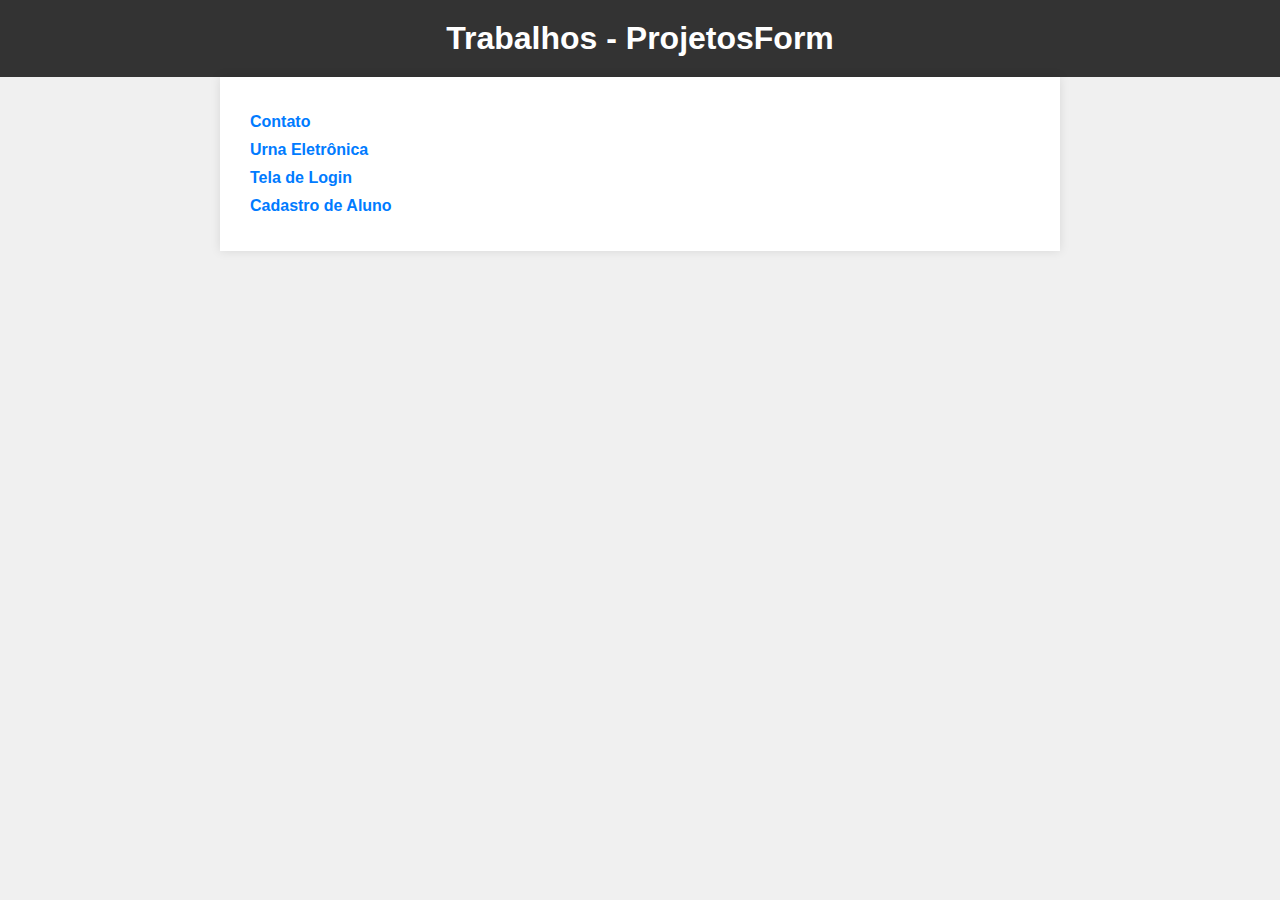
<file: index.html>
<!DOCTYPE html>
<html lang="pt-BR">

<head>
  <meta charset="UTF-8">
  <meta name="viewport" content="width=device-width, initial-scale=1.0">
  <title>Trabalhos - ProjetosForm</title>
  <style>
    body {
      font-family: Arial, sans-serif;
      background-color: #f0f0f0;
      margin: 0;
      padding: 0;
    }

    header {
      background-color: #333;
      color: #fff;
      text-align: center;
      padding: 20px 0;
    }

    h1 {
      margin: 0;
    }

    ul {
      list-style-type: none;
      padding: 0;
    }

    li {
      margin: 10px;
    }

    a {
      text-decoration: none;
      color: #007BFF;
      font-weight: bold;
    }

    a:hover {
      text-decoration: underline;
    }

    .container {
      max-width: 800px;
      margin: 0 auto;
      padding: 20px;
      background-color: #fff;
      box-shadow: 0 0 10px rgba(0, 0, 0, 0.1);
    }
  </style>
</head>

<body>
  <header>
    <h1>Trabalhos - ProjetosForm</h1>
  </header>
  <div class="container">
    <ul>
      <li><a href="/Contato/contato.html">Contato</a></li>
      <li><a href="/UrnaEletronica/urnaEletronica.html">Urna Eletrônica</a></li>
      <li><a href="/TelaLogin/telaLogin.html">Tela de Login</a></li>
      <li><a href="/CadastroAluno/cadastroAluno.html">Cadastro de Aluno</a></li>
    </ul>
  </div>
</body>

</html>
</file>
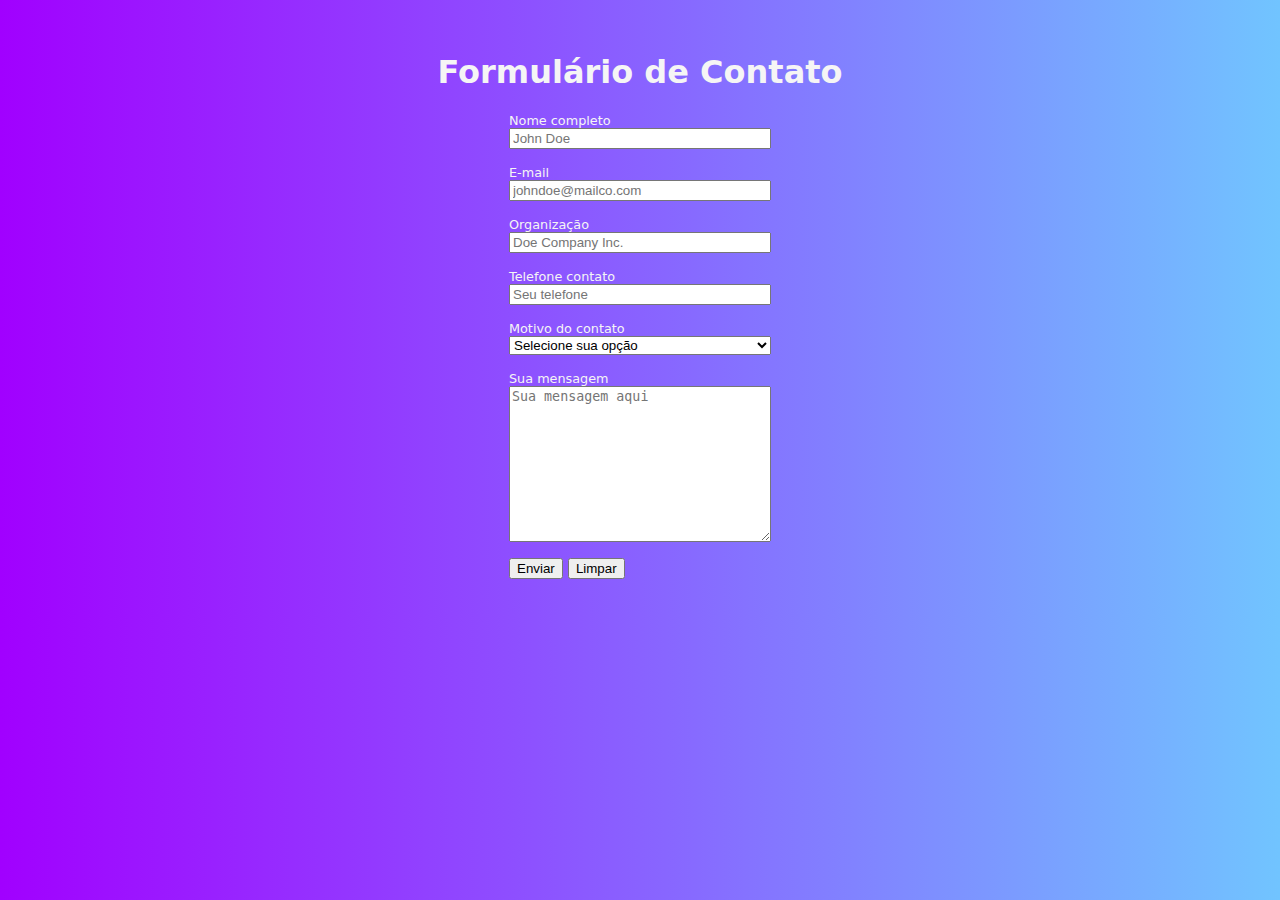
<file: contato/index.html>
<!DOCTYPE html>
<html lang="pt-br">

<head>
  <meta charset="UTF-8">
  <meta name="viewport" content="width=device-width, initial-scale=1.0">
  <title>Formulário Contato</title>
</head>
<style>
  body {
    margin: 0;
    padding: 2rem;
    background-size: 100% 100%;
    background-position: 0px 0px;
    background-image: linear-gradient(90deg, #A100FFFF 0%, #71C4FFFF 100%);
    background-color: rgb(40 40 40);
    color: rgb(245, 245, 245);
    font-family: system-ui, -apple-system, BlinkMacSystemFont, 'Segoe UI', Roboto, Oxygen, Ubuntu, Cantarell, 'Open Sans', 'Helvetica Neue', sans-serif;
    text-align: center;
  }

  section {
    display: flex;
    justify-content: center;
    text-align: left;
  }

  form {
    display: inherit;
    flex-direction: column;
    gap: 1rem;
  }

  label {
    font-size: .8rem;
    display: flex;
    flex-direction: column;
  }
</style>

<body>
  <h1>Formulário de Contato</h1>
  <section>
    <form action="">
      <label for="fullName">Nome completo
        <input required name="Nome" id="fullName" type="text" value="" placeholder="John Doe">
      </label>

      <label for="email">E-mail
        <input required name="E-mail" id="email" type="email" value="" placeholder="johndoe@mailco.com">
      </label>

      <label for="businessOrg">Organização
        <input name="Organização" id="businessOrg" type="text" value="" placeholder="Doe Company Inc.">
      </label>

      <label for="contactPhone">Telefone contato
        <input name="Telefone" id="contactPhone" inputmode="numeric" pattern="[0-9]*" value=""
          placeholder="Seu telefone">
      </label>

      <label for="subject">Motivo do contato
        <select required name="Motivo do contato" id="subject" name="Motivo do contato" placeholder="seu contato">
          <option value="none" disabled selected>Selecione sua opção</option>
          <option value="matricula">Mátricula</option>
          <option value="duvidas">Dúvidas</option>
          <option value="plataforma">Plataforma</option>
        </select>
      </label>

      <label for="message">Sua mensagem
        <textarea required name="Mensagem" id="message" cols="30" rows="10" placeholder="Sua mensagem aqui"></textarea>
      </label>
      <div>
        <button class="primary" type="submit">Enviar</button>
        <button class="secondary" type="reset">Limpar</button>
      </div>
    </form>
  </section>
</body>

</html>
</file>
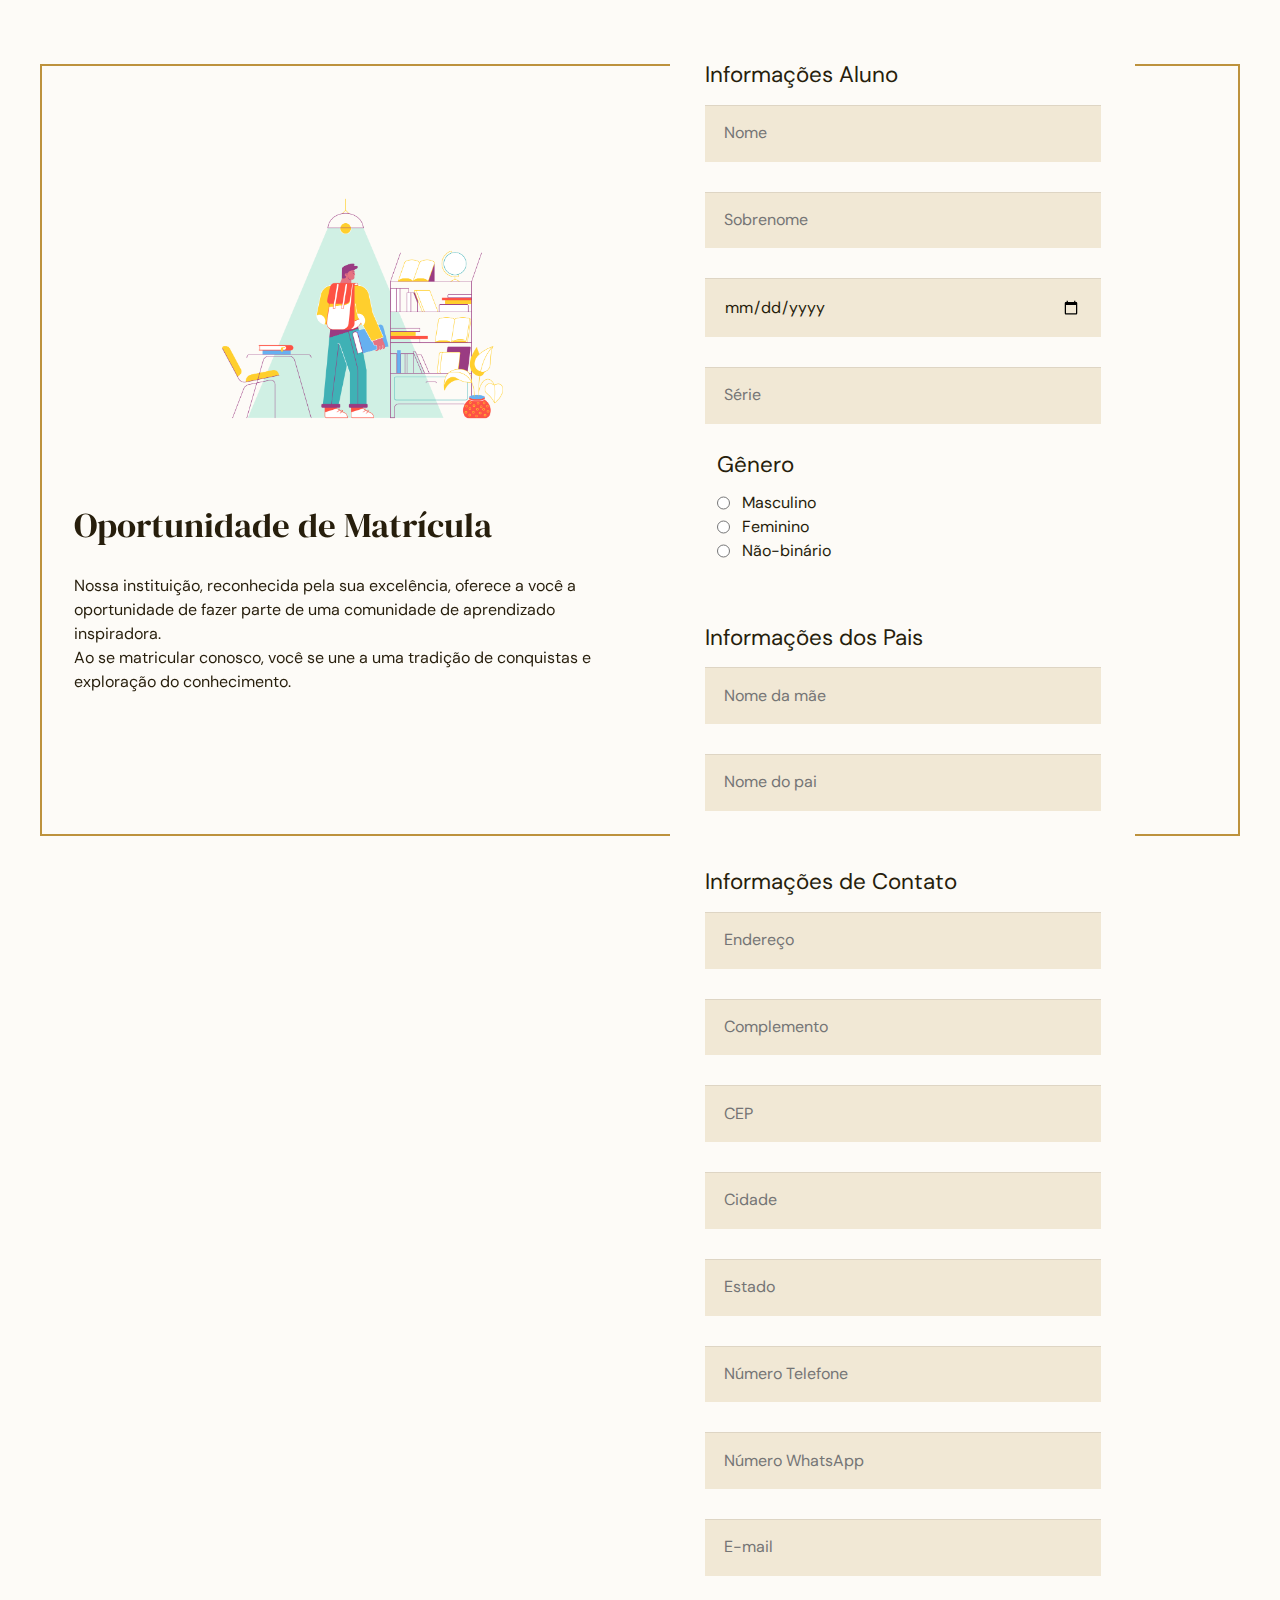
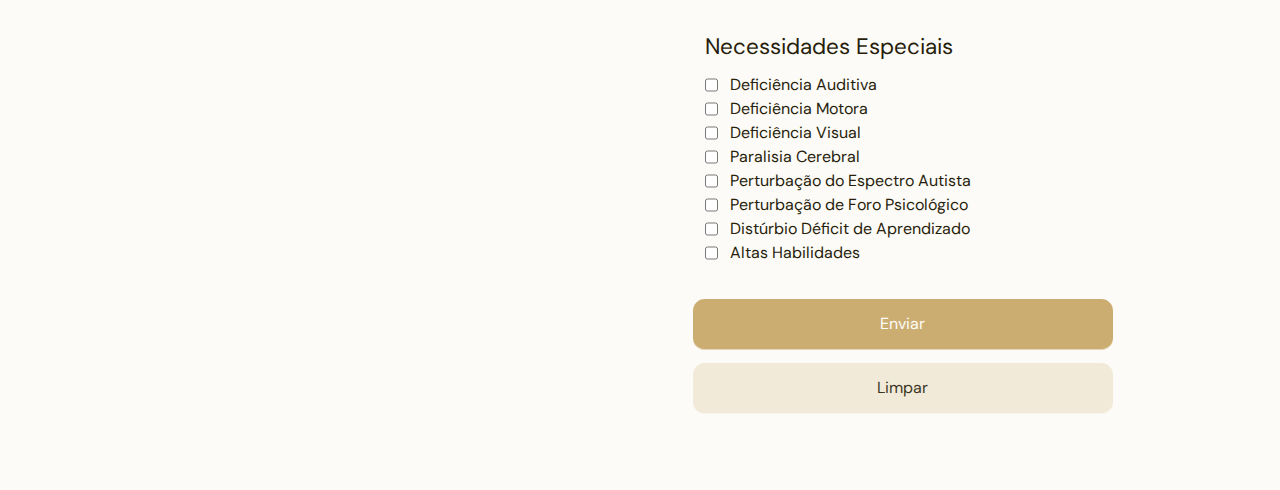
<file: CadastroAluno/cadastroAluno.html>
<!DOCTYPE html>
<html lang="pt-br">

<head>
  <meta charset="UTF-8">
  <meta name="viewport" content="width=device-width, initial-scale=1.0">
  <title>Cadastro Aluno</title>
  <link rel="stylesheet" href="style.css">
</head>

<body>
  <div class="wrapper">
    <section class="institucional">
      <div class="img">
        <img src="assets/img/school_onboarding.png" alt="Ilustração: mátriculas abertas">
      </div>
      <div class="text">
        <h1>Oportunidade de Matrícula</h1>
        <p> Nossa instituição, reconhecida pela sua excelência, oferece a você a oportunidade de fazer parte de uma
          comunidade de aprendizado inspiradora.</p>
        <p>Ao se matricular conosco, você se une a uma tradição de conquistas e exploração do conhecimento.</p>
      </div>
    </section>
    <form action="POST" class="cadastro-aluno">
      <fieldset id="informacoesAluno">
        <legend>Informações Aluno</legend>
        <input type="text" name="firstName" id="firstName" placeholder="Nome" required>
        <input type="text" name="lastName" id="lastName" placeholder="Sobrenome" required>
        <input type="date" name="dateOfBirth" id="dateOfBirth" placeholder="Data de nascimento" min="2000-01-01"
          max="2017-12-31" required>
        <input type="number" inputmode="numeric" name="classAttending" id="classAttending" placeholder="Série" min="1"
          max="9" step="1" required>
        <fieldset>
          <legend>Gênero</legend>
          <ul>
            <li>
              <input type="radio" name="gender" id="male">
              <label for="male">Masculino</label>
            </li>
            <li>
              <input type="radio" name="gender" id="female">
              <label for="female">Feminino</label>
            </li>
            <li>
              <input type="radio" name="gender" id="nonbinary">
              <label for="nonbinary">Não-binário</label>
            </li>
          </ul>
        </fieldset>
      </fieldset>

      <fieldset id="informacoesPais">
        <legend>Informações dos Pais</legend>
        <input type="text" name="mothersName" id="mothersName" placeholder="Nome da mãe">
        <input type="text" name="fathersName" id="fathersName" placeholder="Nome do pai">
      </fieldset>

      <fieldset id="informacoesContato">
        <legend>Informações de Contato</legend>
        <input placeholder="Endereço" type="text" name="address" id="address" autocomplete="street-address" required>
        <!-- <input placeholder="Número" type="text" name="addressNumber" id="addressNumber"> -->
        <input placeholder="Complemento" type="text" name="address2" id="address2" autocomplete="address-line-2">
        <input placeholder="CEP" type="text" inputmode="numeric" name="postalCode" id="postalCode"
          autocomplete="postal-code" required>
        <input placeholder="Cidade" type="text" name="city" id="city" required>
        <input placeholder="Estado" class="datalist" list="estados" id="stateRegion" name="stateRegion" required>
        <datalist id="estados">
          <option value="Acre">
          <option value="Alagoas">
          <option value="Amapá">
          <option value="Amazonas">
          <option value="Bahia">
          <option value="Ceará">
          <option value="Distrito Federal">
          <option value="Espírito Santo">
          <option value="Goiás">
          <option value="Maranhão">
          <option value="Mato Grosso">
          <option value="Mato Grosso do Sul">
          <option value="Minas Gerais">
          <option value="Pará">
          <option value="Paraíba">
          <option value="Paraná">
          <option value="Pernambuco">
          <option value="Piauí">
          <option value="Rio de Janeiro">
          <option value="Rio Grande do Norte">
          <option value="Rio Grande do Sul">
          <option value="Rondônia">
          <option value="Roraima">
          <option value="Santa Catarina">
          <option value="São Paulo">
          <option value="Sergipe">
          <option value="Tocantins">
          <option value="Exterior">
        </datalist>

        <input placeholder="Número Telefone" type="tel" inputmode="numeric" name="telephone" id="telephone" required>
        <input placeholder="Número WhatsApp" type="tel" inputmode="numeric" name="wpp" id="wpp">
        <input type="email" placeholder="E-mail" name="email" id="email" title="Deve ser um email válido" required>
      </fieldset>

      <fieldset id="necessidadesEspeciais">
        <legend>Necessidades Especiais</legend>
        <ul>
          <li>
            <input type="checkbox" name="def_auditiva" id="def_auditiva">
            <label for="def_auditiva">Deficiência Auditiva</label>
          </li>
          <li>
            <input type="checkbox" name="def_motora" id="def_motora">
            <label for="def_motora">Deficiência Motora</label>
          </li>
          <li>
            <input type="checkbox" name="def_visual" id="def_visual">
            <label for="def_visual">Deficiência Visual</label>
          </li>
          <li>
            <input type="checkbox" name="cerebral_paral" id="cerebral_paral">
            <label for="cerebral_paral">Paralisia Cerebral</label>
          </li>
          <li>
            <input type="checkbox" name="espectro" id="espectro">
            <label for="espectro">Perturbação do Espectro Autista</label>
          </li>
          <li>
            <input type="checkbox" name="psicologico" id="psicologico">
            <label for="psicologico">Perturbação de Foro Psicológico</label>
          </li>
          <li>
            <input type="checkbox" name="deficit_apre" id="deficit_apre">
            <label for="deficit_apre">Distúrbio Déficit de Aprendizado</label>
          </li>
          <li>
            <input type="checkbox" name="high_skills" id="high_skills">
            <label for="high_skills">Altas Habilidades</label>
          </li>
        </ul>
      </fieldset>
      <button type="submit">Enviar</button>
      <button type="reset">Limpar</button>
    </form>
    <div class="filler"></div>
  </div>
</body>

</html>
</file>
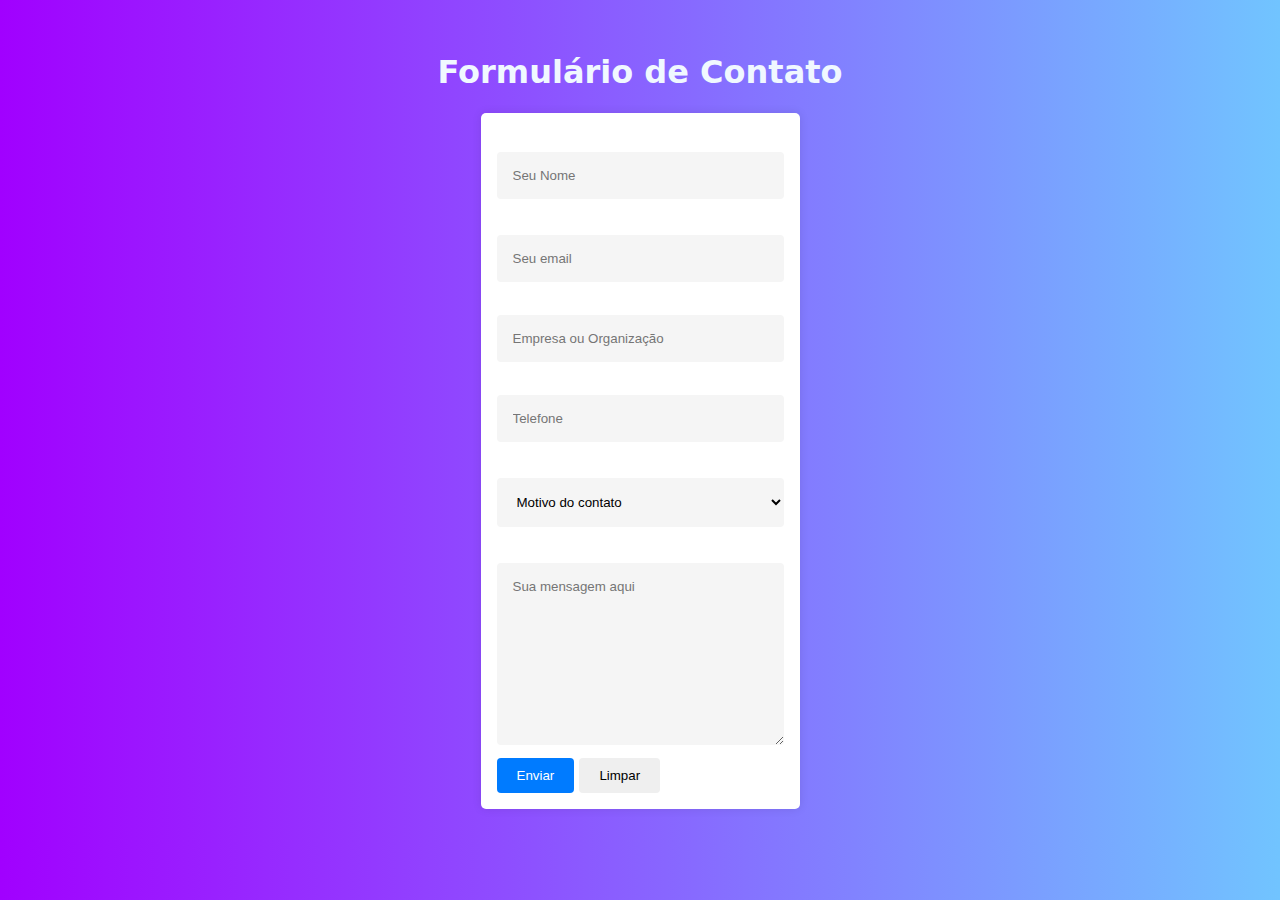
<file: contato/contato.html>
<!DOCTYPE html>
<html lang="pt-br">

<head>
  <meta charset="UTF-8">
  <meta name="viewport" content="width=device-width, initial-scale=1.0">
  <title>Formulário Contato</title>
  <link rel="stylesheet" href="css/style.css">
</head>

<body>
  <h1>Formulário de Contato</h1>
  <form autocomplete="off" action="">
    <label for="fullName">Nome completo <span class="required">obrigatório</span></label>
    <input aria-required="true" required name="Nome" id="fullName" type="text" value="" placeholder="Seu Nome">

    <label for="email">E-mail <span class="required">obrigatório</span> </label>
    <input aria-required="true" required name="E-mail" id="email" type="email" value="" placeholder="Seu email">

    <label for="businessOrg">Organização</label>
    <input name="Organização" id="businessOrg" type="text" value="" placeholder="Empresa ou Organização">

    <label for="contactPhone">Telefone contato</label>
    <input required title="Deve ser um telefone válido" name="Telefone" id="contactPhone" type="tel" value=""
      placeholder="Telefone">

    <label for="subject">Motivo do contato <span class="required">obrigatório</span></label>
    <select aria-required="true" required name="Motivo do contato" id="subject" name="Motivo do contato">
      <option value="none" disabled selected>Motivo do contato</option>
      <option value="matricula">Mátricula</option>
      <option value="duvidas">Dúvidas</option>
      <option value="plataforma">Plataforma</option>
    </select>

    <label for="message">Sua mensagem <span class="required">obrigatório</span></label>
    <textarea title="sua mensagem deve ser muito legal" aria-required="true" required name="Mensagem" id="message"
      cols="30" rows="10" placeholder="Sua mensagem aqui"></textarea>

    <div>
      <button class="primary" type="submit">Enviar</button>
      <button class="secondary" type="reset">Limpar</button>
    </div>
  </form>
</body>

</html>
</file>
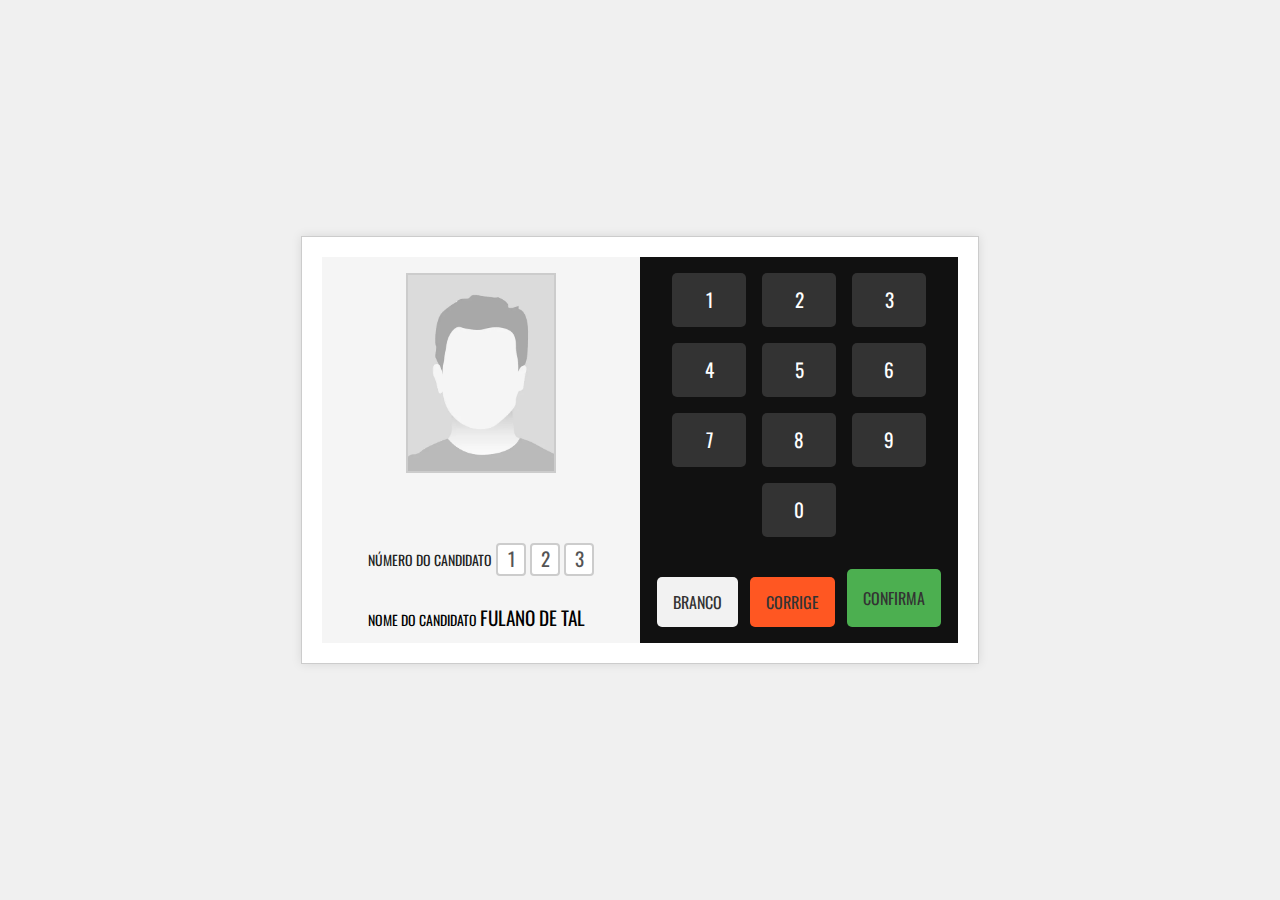
<file: UrnaEletronica/urnaEletronica.html>
<!DOCTYPE html>
<html lang="pt-br">

<head>
  <meta charset="UTF-8">
  <meta name="viewport" content="width=device-width, initial-scale=1.0">
  <title>Urna Eletrônica</title>
  <link rel="stylesheet" href="styles.css">
</head>

<body>
  <main class="urna">
    <section class="candidato-info">
      <img src="assets/img/avatar_placeholder.webp" alt="Foto do Candidato">
      <div class="numero-nome">
        <div class="numero-candidato">
          <span class="numero-label">Número do Candidato </span>
          <input disabled value="1" min="1" max="9" step="1" type="number" name="" id="" required>
          <input disabled value="2" min="0" max="9" step="1" type="number" name="" id="" required>
          <input disabled value="3" min="0" max="9" step="1" type="number" name="" id="" required>
        </div>
        <div class="nome-candidato">
          <span class="nome-label">Nome do Candidato </span> Fulano de Tal
        </div>
      </div>
    </section>
    <div class="teclado">
      <form action="#">
        <!-- <input type="number" inputmode="numeric" min="100" max="999" step="1" name="numeroCandidato" id="numeroCandidato"> -->
        <div class="numpad">
          <button id="key_1" class="numero">1</button>
          <button id="key_2" class="numero">2</button>
          <button id="key_3" class="numero">3</button>
          <button id="key_4" class="numero">4</button>
          <button id="key_5" class="numero">5</button>
          <button id="key_6" class="numero">6</button>
          <button id="key_7" class="numero">7</button>
          <button id="key_8" class="numero">8</button>
          <button id="key_9" class="numero">9</button>
          <button id="key_0" class="numero">0</button>
        </div>
        <div class="botoes_acao">
          <button type="submit" class="verde">Confirma</button>
          <button type="reset" class="vermelho">Corrige</button>
          <button class="branco">Branco</button>
        </div>
      </form>
      </section>
  </main>
</body>

</html>
</file>
<file: contato/css/style.css>
body {
  margin: 0;
  padding: 2rem;
  background-size: 100% 100%;
  background-position: 0px 0px;
  background-image: linear-gradient(90deg, #A100FFFF 0%, #71C4FFFF 100%);
  background-color: rgb(40 40 40);
  font-family: system-ui, -apple-system, BlinkMacSystemFont, 'Segoe UI', Roboto, Oxygen, Ubuntu, Cantarell, 'Open Sans', 'Helvetica Neue', sans-serif;
}

form {
  display: flex;
  flex-direction: column;
  margin: auto;
  padding: 1rem;
  width: fit-content;
  background-color: #fff;
  box-shadow: 0 0 10px rgba(0, 0, 0, 0.1);
  border-radius: 5px;
}

h1 {
  text-align: center;
  color: aliceblue;
}

label {
  display: block;
  margin-bottom: 5px;
  font-size: .8rem;
  visibility: collapse;
}

.required {
  font-size: smaller;
  font-weight: bold;
  color: orangered;
  vertical-align: super;
}
input[type="text"],
input[type="email"],
input[type="tel"],
select,
textarea:focus{
  outline-color: rgb(255, 0, 64);
}
input[type="text"],
input[type="email"],
input[type="tel"],
select,
textarea {
  position: relative;
  width: 100%;
  padding: 1rem;
  margin-bottom: .8rem;
  border: none;
  background-color: #f5f5f5;
  border-radius: 4px;
  box-sizing: border-box;
}

textarea {
  font-family: sans-serif;
}

button {
  padding: 10px 20px;
  border: none;
  border-radius: 4px;
  cursor: pointer;
}

.primary {
  background-color: #007bff;
  color: #fff;
}

.primary:hover {
  background-color: #0056b3;
}
</file>
<file: CadastroAluno/style.css>
/* imports */
@import url('../shared_assets/reset.css');
@import url('../shared_assets/normalize.css');
@import url('https://fonts.googleapis.com/css2?family=DM+Sans:opsz,wght@9..40,400;9..40,700&family=DM+Serif+Display&display=swap');

:root{
  --text: rgb(39, 30, 12);
  --background: rgb(253, 251, 247);
  --primary: rgb(198, 165, 98);
  --secondary: rgb(241, 232, 213);
  --accent: rgb(189, 146, 61);
}

* {
  box-sizing: border-box;
}

body {
  background-color: var(--background);
  color: var(--text);
  padding: 4rem 2.5rem;
  font-family: 'DM Sans', sans-serif;
  position: relative;
}

h1{
  font-family: 'DM Serif Display', serif;
  font-size: 2.2em;
  line-height: 1.4;
}

.wrapper {
  display: grid;  
  gap: 1.4rem;
  grid-template-areas: 
    "panel1"
    "form";
}

@media (min-width: 860px) {
  .wrapper {
    grid-template-columns: 6fr 4fr 1fr;
    grid-template-areas: "panel1 form filler";
    
  }

  .institucional, .filler {
    position: sticky;
    top: 4rem;  
    height: calc(100vh - 8rem);
    border-top: 2px solid var(--accent);
    border-bottom: 2px solid var(--accent);  
  }

  .filler {
    display: block;
    grid-area: filler;
    border-right: 2px solid var(--accent);
  }

  .institucional {
    border-left: 2px solid var(--accent);

  }

  .institucional, .filler {
    top: 4rem;  
    height: calc(100vh - 8rem);
    border-top: 2px solid var(--accent);
  }

  .img {
    align-self: center;
    width: 3fr;
    max-width: 30vw;
  }

  .text {
    padding: 2rem;
}

}

.institucional {
  grid-area: panel1;
  display: flex;
  flex-direction: column;
  justify-content: center;

}

.img {
  width: 100%;
}

img {
  mix-blend-mode: multiply;
  width: 100%;
}

.text p {
  line-height: 1.5;
  max-width: 55ch;
}

form {
  grid-area: form;
  display: grid;
  grid-template-columns: subgrid;
}

fieldset {
  margin-bottom: 1.25em;
  border: none;
}

legend {
  font-size: 1.4em;
  margin-bottom: .8rem;
}

label {
  display: block;
  margin-bottom: .5rem;
}

fieldset ul li {
  display: flex;
}

.datalist,
input[type="text"],
input[type="date"],
input[type="email"],
input[type="number"],
input[type="tel"],
textarea,
select {
  background: var(--secondary);
  border: none;
  margin: 0;
  padding: 1.2rem;
  width: 100%;
  color: var(--text);
  box-shadow: 0 1px 0 rgb(0 0 0 / .08) inset;
  margin-bottom: 30px;
}

.datalist:focus,
input[type="text"]:focus,
input[type="date"]:focus,
input[type="email"]:focus,
input[type="number"]:focus,
input[type="tel"]:focus,
button[type="submit"]:focus,
button[type="reset"]:focus {
  outline: 2px solid var(--accent);
}

input[type="radio"],
input[type="checkbox"] {
  margin: 0 .8rem .5rem 0;
  accent-color: var(--accent);
}

/* select {
  padding: .75rem;
  height: 2rem;
  border-radius: 2px;
} */

button[type="submit"],
button[type="reset"]{
  cursor: pointer;
  padding: 1.025rem 2.125rem 1.02rem 2.125rem;
  border-radius: .725rem;
  border: none;
  box-shadow: 0 -1px 0 rgba(255 255 255 / 0.5) inset;
  margin-bottom: .8rem;
  opacity: .9;
}
button[type="submit"]{
  background-color: var(--primary);
  color: var(--background);
}
button[type="reset"]{
  background-color: var(--secondary);
  color: var(--text);
}

button[type="submit"]:hover,
button[type="reset"]:hover {
  opacity: 1;
}
</file>
<file: UrnaEletronica/styles.css>
/* imports, resets e normalize */
@import url('../shared_assets/reset.css');
@import url('../shared_assets/normalize.css');
@import url('https://fonts.googleapis.com/css2?family=Oswald:wght@400&display=swap');

body {
    font-family: 'Oswald', system-ui, -apple-system, BlinkMacSystemFont, 'Segoe UI', Roboto, Oxygen, Ubuntu, Cantarell, 'Open Sans', 'Helvetica Neue', sans-serif;
    background-color: #f0f0f0;
    font-display: swap;
    display: flex;
    justify-content: center;
    align-items: center;
    height: 100vh;
    margin: 0;
    overflow: hidden;
}

* {
    box-sizing: border-box;
}

.urna {
    display: grid;
    grid-template-columns: 1fr;
    background-color: #fff;
    border: 1px solid #ccc;
    padding: 20px;
    box-shadow: 0 0 10px rgba(0, 0, 0, 0.1);
}

@media (min-width: 860px){
    .urna {
        grid-template-columns: 1fr 1fr;
        grid-template-rows: 1fr;
    }
}

.candidato-info {
    display: flex;
    flex-direction: column;
    align-items: center;
    justify-content: space-between;
    padding-block: 1rem;
    background-color: #f5f5f5;
}

.candidato-info img {
    width: 150px;
    aspect-ratio: 3/4;
    border: 2px solid #ccc;
    object-fit: cover;
    margin-bottom: 10px;
}

.numero-nome {
    display: flex;
    flex-direction: column;
    gap: 2rem;
}

.numero-nome {
    text-transform: uppercase;
    font-size: 1.2rem;
}

.numero-nome:first-letter{
    background-color: #e64a19;
}

.numero-nome span {
    font-size: .725em;
}

.numero-candidato {
    display: flex;
    justify-content: center;
    align-items: center;
    column-gap: .25rem;
    color: #222;
}

.numero-candidato input {
    width: fit-content;
    max-width: 3ch;
    background-color: #fff;
    border: 2px solid #ccc;
    padding-block: .225rem;
    border-radius: .25rem;
    text-align: center;
    transition: border-color 0.2s;

}

.numero-candidato [type=number] {
  -moz-appearance: textfield;
}
input::-webkit-outer-spin-button,
input::-webkit-inner-spin-button {
    -webkit-appearance: none;
}
.teclado {
    display: flex; 
    flex-direction: column;
    align-items: center;
    justify-content: space-between;
    background-color: #111;
    padding: 1rem; 
}

.teclado form {
    display: contents;
}

input:hover,
input:focus {
    outline: 2px solid darkgrey;

}

.numpad {
    display: grid;
    grid-template-columns: repeat(3, 1fr);
    grid-gap: 1rem; 
    margin: 0 1rem 2rem; 
}

.numero {
    padding: 1rem 2rem;
    border: none;
    cursor: pointer;
    border-radius: 5px;
    transition: background-color 0.2s, color 0.2s;
    font-size: 1.2rem; 
    background-color: #333;
    color: #fff;
}

.numero:last-of-type{
    grid-column: 2/3;
}

.numero:hover {
    filter: brightness(90%);
}

.numero:focus {
    outline: 2px solid darkgrey;

}

.botoes_acao {
    display: flex;
    flex-direction: row-reverse;
    gap: .725rem;
    align-items: flex-end;
}

button {
    padding: 1rem; 
    border: none;
    cursor: pointer;
    border-radius: 5px;
    transition: background-color 0.2s, color 0.2s;
    font-size: 1rem; 
    text-transform: uppercase;
    color: #333;
}

.button:hover {
    filter: brightness(90%);
}

button:focus, 
button[type="submit"]:focus, 
button[type="reset"]:focus {
    outline: 2px solid darkgrey;
}

.verde {
    background-color: #4caf50;
    padding: 1.25rem 1rem;
}

.verde:hover {
    background-color: #45a049;
}

.vermelho {
    background-color: #ff5722;
}

.vermelho:hover {
    background-color: #e64a19;
}

.branco {
    background-color: #f2f2f2;
}

.branco:hover {
    background-color: #f5f5f5;
}
</file>
